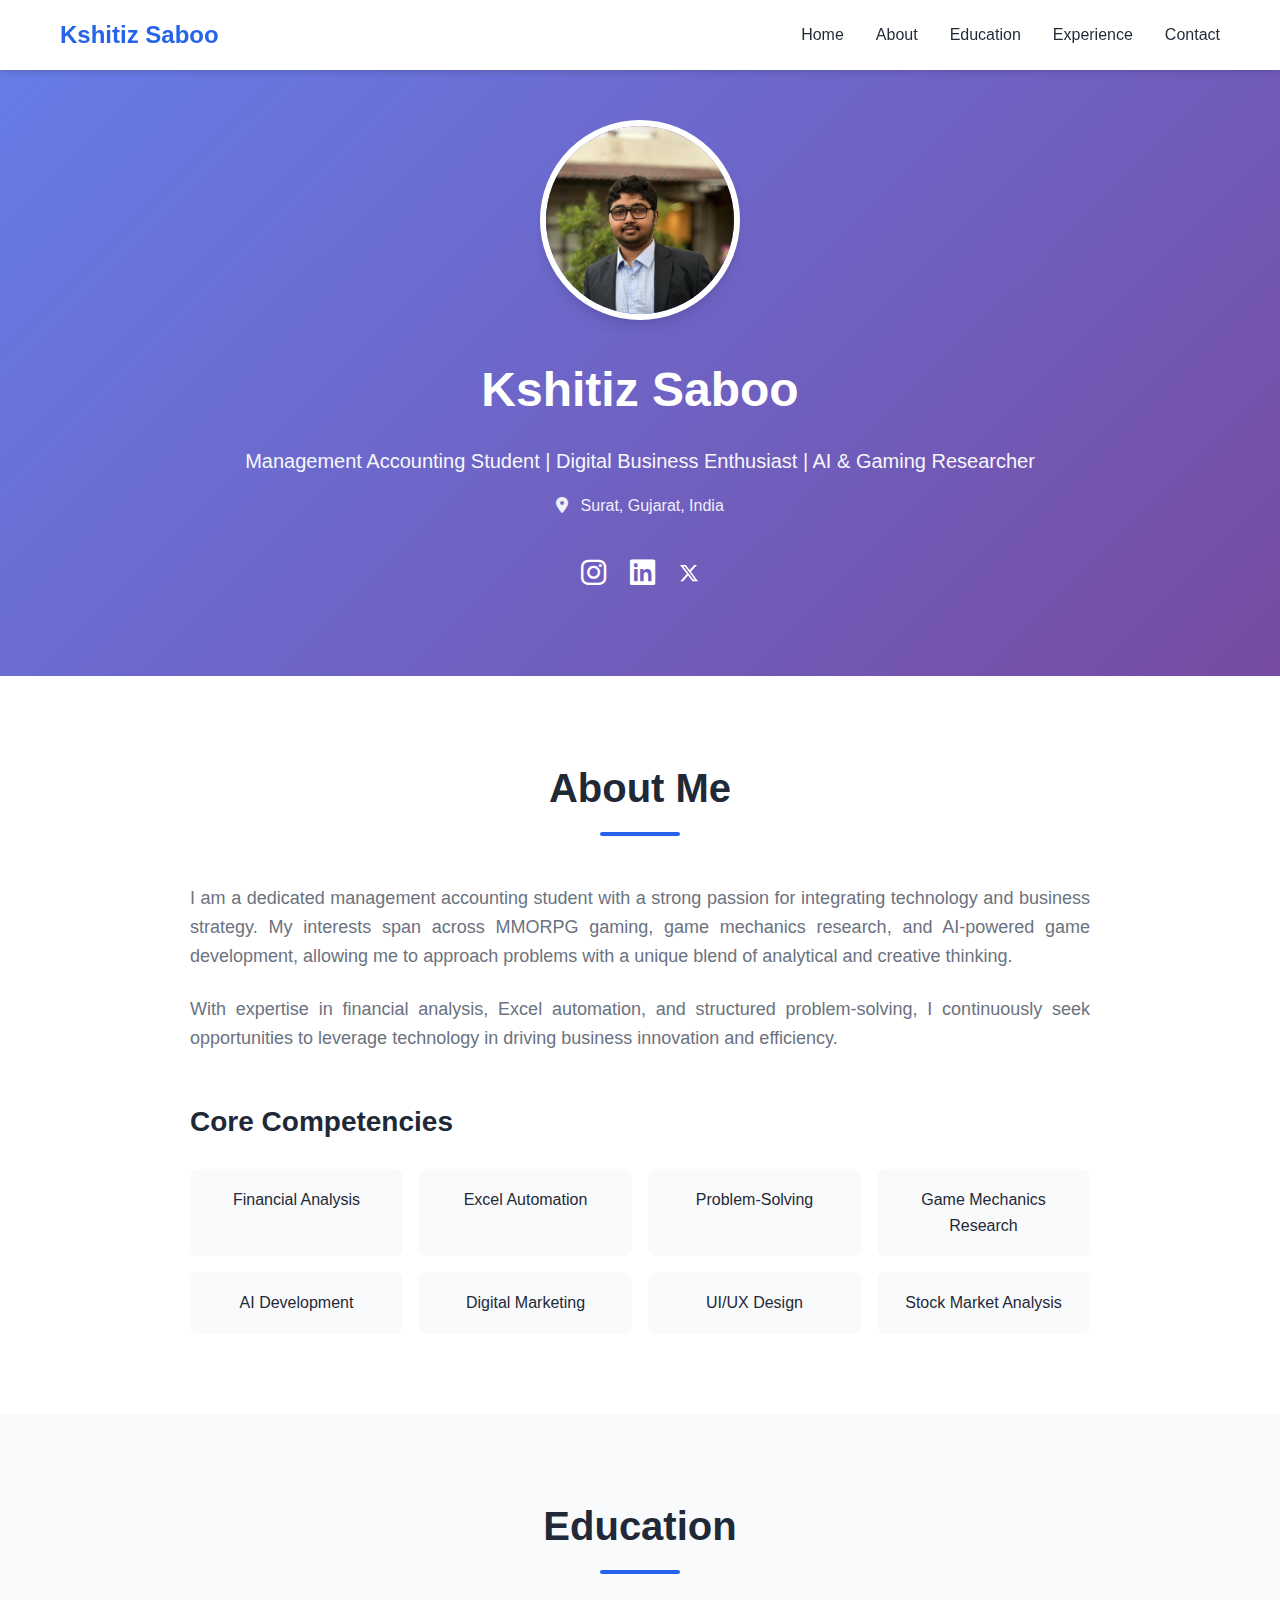
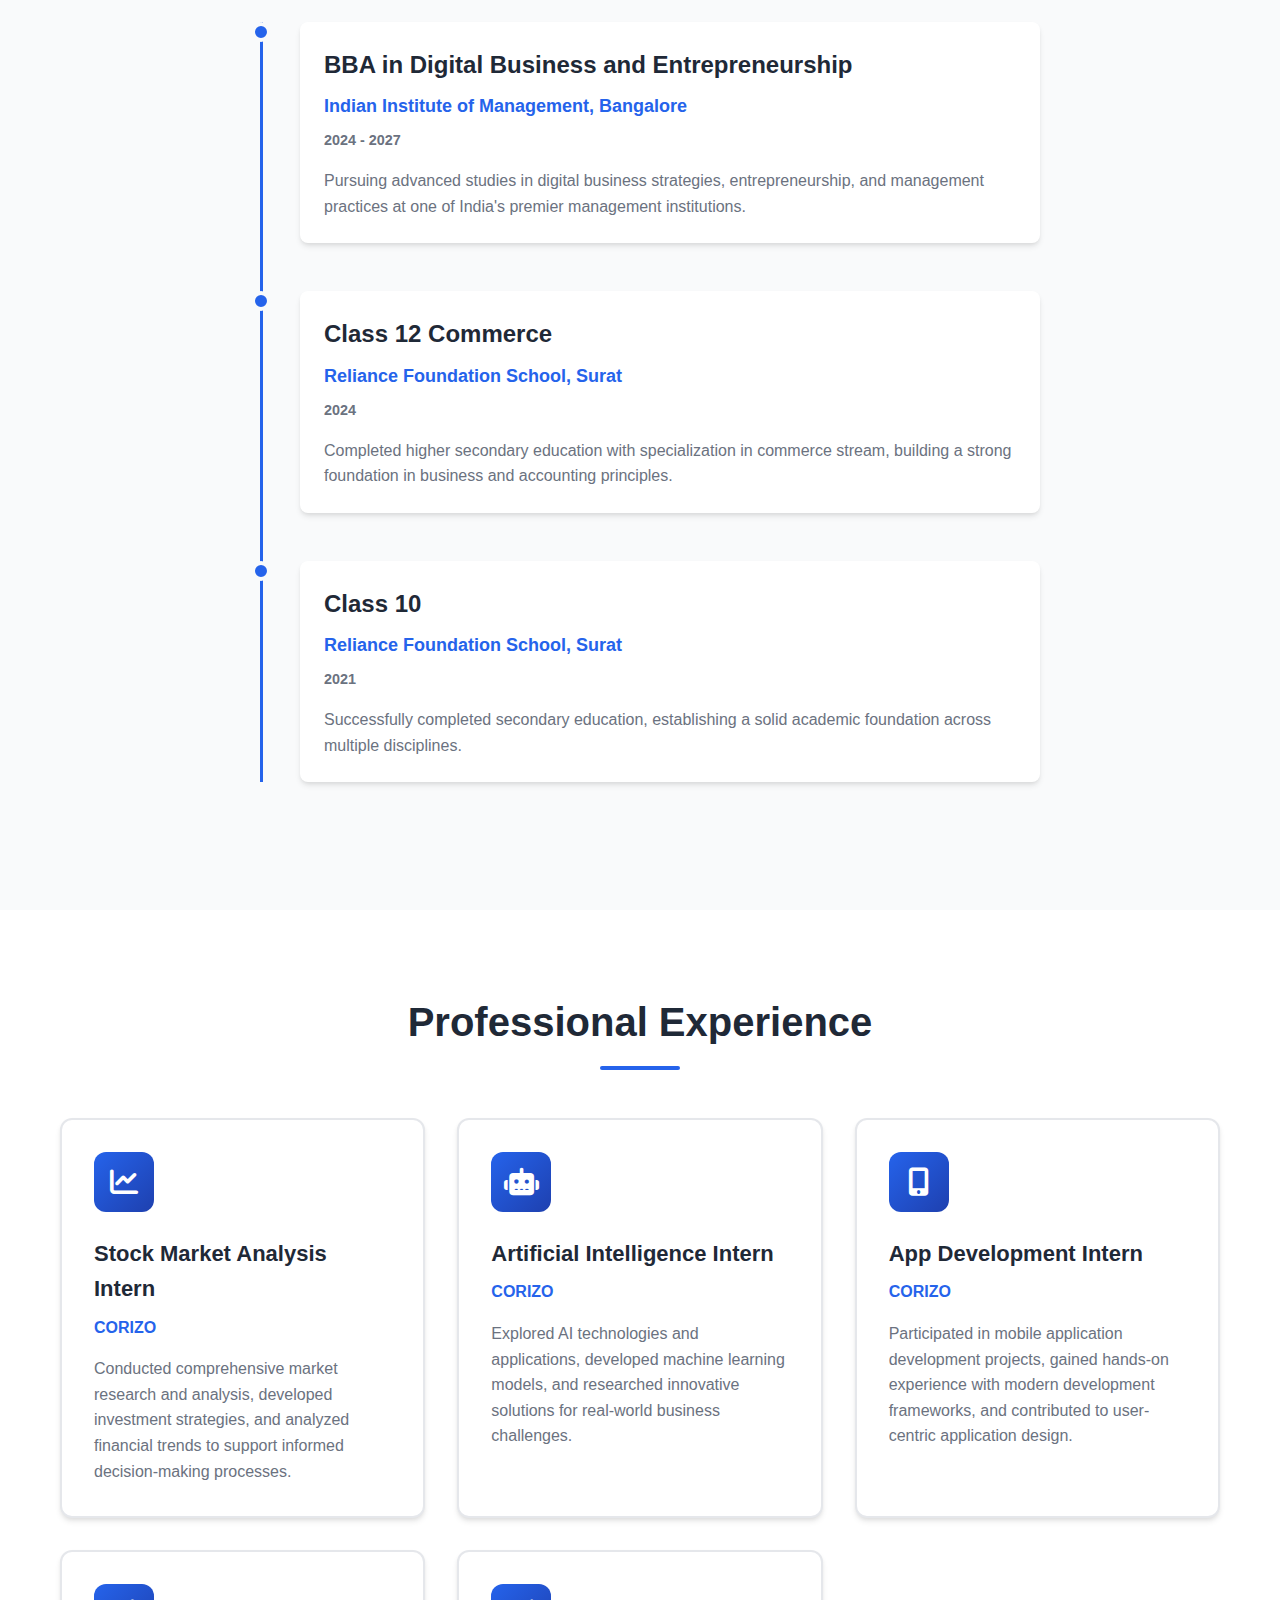
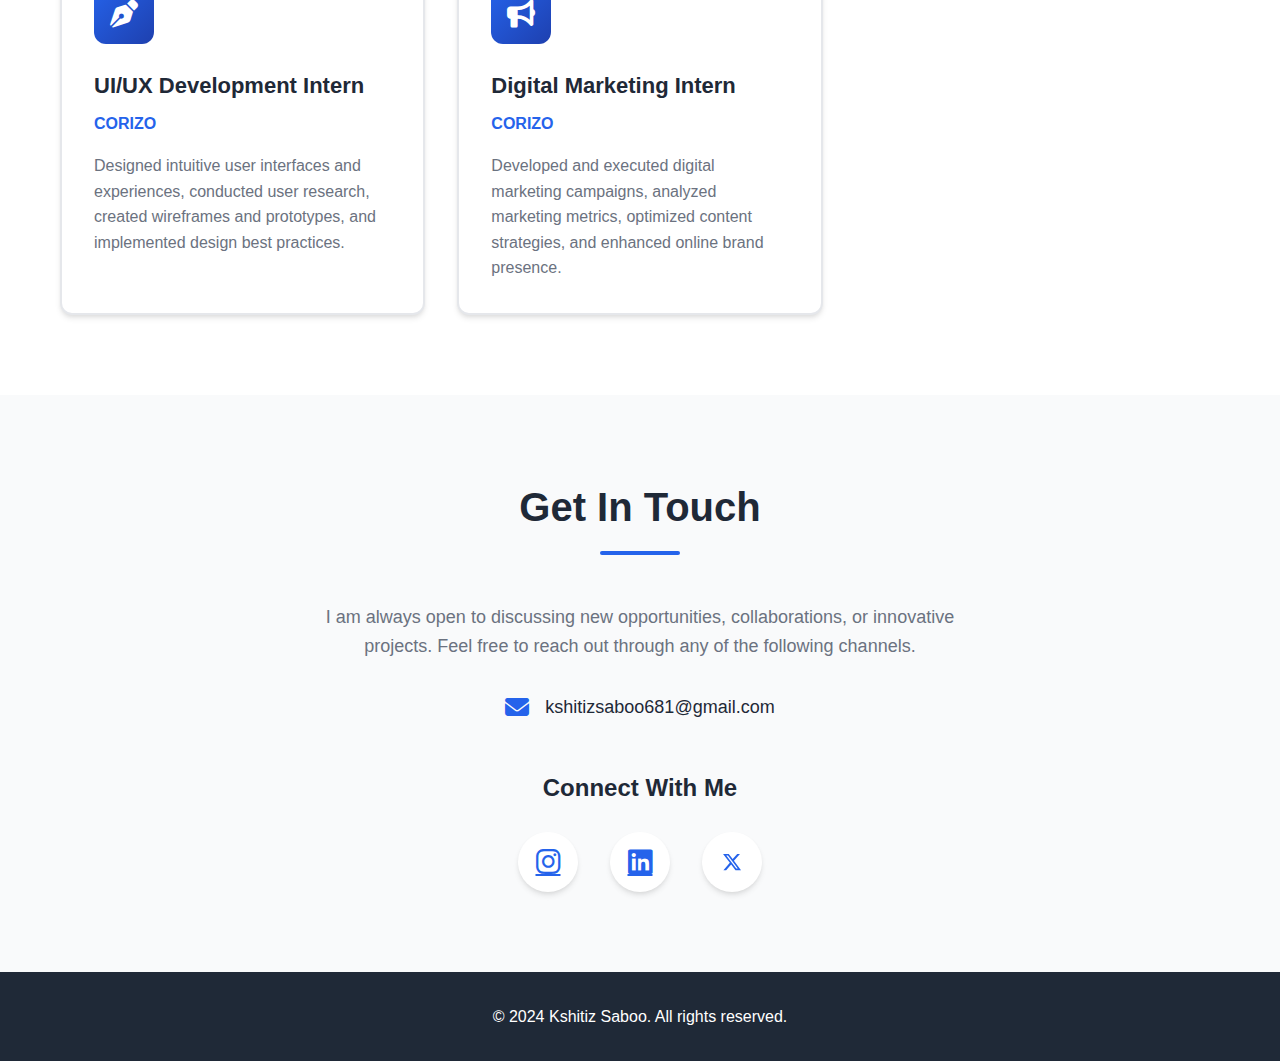
<file: index.html>
<!DOCTYPE html>
<html lang="en">
<head>
    <meta charset="UTF-8">
    <meta name="viewport" content="width=device-width, initial-scale=1.0">
    <title>Kshitiz Saboo - Portfolio</title>
    <link rel="stylesheet" href="styles.css">
    <link rel="stylesheet" href="https://cdnjs.cloudflare.com/ajax/libs/font-awesome/6.4.0/css/all.min.css">
</head>
<body>
    <nav class="navbar">
        <div class="container">
            <div class="logo">Kshitiz Saboo</div>
            <ul class="nav-menu">
                <li><a href="#home" class="nav-link">Home</a></li>
                <li><a href="#about" class="nav-link">About</a></li>
                <li><a href="#education" class="nav-link">Education</a></li>
                <li><a href="#experience" class="nav-link">Experience</a></li>
                <li><a href="#contact" class="nav-link">Contact</a></li>
            </ul>
            <div class="hamburger">
                <span></span>
                <span></span>
                <span></span>
            </div>
        </div>
    </nav>

    <section id="home" class="hero">
        <div class="container">
            <div class="hero-content">
                <div class="profile-photo">
                    <img src="photo_2025-09-29_11-10-20.jpg" alt="Kshitiz Saboo">
                </div>
                <h1>Kshitiz Saboo</h1>
                <p class="subtitle">Management Accounting Student | Digital Business Enthusiast | AI & Gaming Researcher</p>
                <p class="location"><i class="fas fa-map-marker-alt"></i> Surat, Gujarat, India</p>
                <div class="social-links">
                    <a href="https://www.instagram.com/kshitizsaboo?igsh=MWJvNzBpOGduMWp1aw%3D%3D&utm_source=qr" target="_blank" aria-label="Instagram"><i class="fab fa-instagram"></i></a>
                    <a href="https://www.linkedin.com/in/kshitiz-saboo-245415329?utm_source=share&utm_campaign=share_via&utm_content=profile&utm_medium=ios_app" target="_blank" aria-label="LinkedIn"><i class="fab fa-linkedin"></i></a>
                    <a href="https://x.com/sabookshitiz?s=11" target="_blank" aria-label="X"><svg xmlns="http://www.w3.org/2000/svg" width="20" height="20" viewBox="0 0 24 24" fill="currentColor"><path d="M18.244 2.25h3.308l-7.227 8.26 8.502 11.24H16.17l-5.214-6.817L4.99 21.75H1.68l7.73-8.835L1.254 2.25H8.08l4.713 6.231zm-1.161 17.52h1.833L7.084 4.126H5.117z"/></svg></a>
                </div>
            </div>
        </div>
    </section>

    <section id="about" class="about">
        <div class="container">
            <h2 class="section-title">About Me</h2>
            <div class="about-content">
                <p>I am a dedicated management accounting student with a strong passion for integrating technology and business strategy. My interests span across MMORPG gaming, game mechanics research, and AI-powered game development, allowing me to approach problems with a unique blend of analytical and creative thinking.</p>
                <p>With expertise in financial analysis, Excel automation, and structured problem-solving, I continuously seek opportunities to leverage technology in driving business innovation and efficiency.</p>
                <div class="skills">
                    <h3>Core Competencies</h3>
                    <div class="skills-grid">
                        <div class="skill-item">Financial Analysis</div>
                        <div class="skill-item">Excel Automation</div>
                        <div class="skill-item">Problem-Solving</div>
                        <div class="skill-item">Game Mechanics Research</div>
                        <div class="skill-item">AI Development</div>
                        <div class="skill-item">Digital Marketing</div>
                        <div class="skill-item">UI/UX Design</div>
                        <div class="skill-item">Stock Market Analysis</div>
                    </div>
                </div>
            </div>
        </div>
    </section>

    <section id="education" class="education">
        <div class="container">
            <h2 class="section-title">Education</h2>
            <div class="timeline">
                <div class="timeline-item">
                    <div class="timeline-dot"></div>
                    <div class="timeline-content">
                        <h3>BBA in Digital Business and Entrepreneurship</h3>
                        <h4>Indian Institute of Management, Bangalore</h4>
                        <p class="timeline-date">2024 - 2027</p>
                        <p>Pursuing advanced studies in digital business strategies, entrepreneurship, and management practices at one of India's premier management institutions.</p>
                    </div>
                </div>
                <div class="timeline-item">
                    <div class="timeline-dot"></div>
                    <div class="timeline-content">
                        <h3>Class 12 Commerce</h3>
                        <h4>Reliance Foundation School, Surat</h4>
                        <p class="timeline-date">2024</p>
                        <p>Completed higher secondary education with specialization in commerce stream, building a strong foundation in business and accounting principles.</p>
                    </div>
                </div>
                <div class="timeline-item">
                    <div class="timeline-dot"></div>
                    <div class="timeline-content">
                        <h3>Class 10</h3>
                        <h4>Reliance Foundation School, Surat</h4>
                        <p class="timeline-date">2021</p>
                        <p>Successfully completed secondary education, establishing a solid academic foundation across multiple disciplines.</p>
                    </div>
                </div>
            </div>
        </div>
    </section>

    <section id="experience" class="experience">
        <div class="container">
            <h2 class="section-title">Professional Experience</h2>
            <div class="experience-grid">
                <div class="experience-card">
                    <div class="experience-icon"><i class="fas fa-chart-line"></i></div>
                    <h3>Stock Market Analysis Intern</h3>
                    <h4>CORIZO</h4>
                    <p>Conducted comprehensive market research and analysis, developed investment strategies, and analyzed financial trends to support informed decision-making processes.</p>
                </div>
                <div class="experience-card">
                    <div class="experience-icon"><i class="fas fa-robot"></i></div>
                    <h3>Artificial Intelligence Intern</h3>
                    <h4>CORIZO</h4>
                    <p>Explored AI technologies and applications, developed machine learning models, and researched innovative solutions for real-world business challenges.</p>
                </div>
                <div class="experience-card">
                    <div class="experience-icon"><i class="fas fa-mobile-alt"></i></div>
                    <h3>App Development Intern</h3>
                    <h4>CORIZO</h4>
                    <p>Participated in mobile application development projects, gained hands-on experience with modern development frameworks, and contributed to user-centric application design.</p>
                </div>
                <div class="experience-card">
                    <div class="experience-icon"><i class="fas fa-pen-nib"></i></div>
                    <h3>UI/UX Development Intern</h3>
                    <h4>CORIZO</h4>
                    <p>Designed intuitive user interfaces and experiences, conducted user research, created wireframes and prototypes, and implemented design best practices.</p>
                </div>
                <div class="experience-card">
                    <div class="experience-icon"><i class="fas fa-bullhorn"></i></div>
                    <h3>Digital Marketing Intern</h3>
                    <h4>CORIZO</h4>
                    <p>Developed and executed digital marketing campaigns, analyzed marketing metrics, optimized content strategies, and enhanced online brand presence.</p>
                </div>
            </div>
        </div>
    </section>

    <section id="contact" class="contact">
        <div class="container">
            <h2 class="section-title">Get In Touch</h2>
            <div class="contact-content">
                <p class="contact-intro">I am always open to discussing new opportunities, collaborations, or innovative projects. Feel free to reach out through any of the following channels.</p>
                <div class="contact-info">
                    <div class="contact-item">
                        <i class="fas fa-envelope"></i>
                        <a href="mailto:kshitizsaboo681@gmail.com">kshitizsaboo681@gmail.com</a>
                    </div>
                </div>
                <div class="social-connect">
                    <h3>Connect With Me</h3>
                    <div class="social-icons">
                        <a href="https://www.instagram.com/kshitizsaboo?igsh=MWJvNzBpOGduMWp1aw%3D%3D&utm_source=qr" target="_blank" class="social-icon" aria-label="Instagram">
                            <i class="fab fa-instagram"></i>
                        </a>
                        <a href="https://www.linkedin.com/in/kshitiz-saboo-245415329?utm_source=share&utm_campaign=share_via&utm_content=profile&utm_medium=ios_app" target="_blank" class="social-icon" aria-label="LinkedIn">
                            <i class="fab fa-linkedin"></i>
                        </a>
                        <a href="https://x.com/sabookshitiz?s=11" target="_blank" class="social-icon" aria-label="X"><svg xmlns="http://www.w3.org/2000/svg" width="20" height="20" viewBox="0 0 24 24" fill="currentColor"><path d="M18.244 2.25h3.308l-7.227 8.26 8.502 11.24H16.17l-5.214-6.817L4.99 21.75H1.68l7.73-8.835L1.254 2.25H8.08l4.713 6.231zm-1.161 17.52h1.833L7.084 4.126H5.117z"/></svg>
                        </a>
                    </div>
                </div>
            </div>
        </div>
    </section>

    <footer class="footer">
        <div class="container">
            <p>&copy; 2024 Kshitiz Saboo. All rights reserved.</p>
        </div>
    </footer>

    <script>
        const hamburger = document.querySelector('.hamburger');
        const navMenu = document.querySelector('.nav-menu');
        const navLinks = document.querySelectorAll('.nav-link');

        hamburger.addEventListener('click', () => {
            hamburger.classList.toggle('active');
            navMenu.classList.toggle('active');
        });

        navLinks.forEach(link => {
            link.addEventListener('click', () => {
                hamburger.classList.remove('active');
                navMenu.classList.remove('active');
            });
        });

        document.querySelectorAll('a[href^="#"]').forEach(anchor => {
            anchor.addEventListener('click', function (e) {
                e.preventDefault();
                const target = document.querySelector(this.getAttribute('href'));
                if (target) {
                    target.scrollIntoView({
                        behavior: 'smooth',
                        block: 'start'
                    });
                }
            });
        });
    </script>
</body>
</html>
</file>
<file: styles.css>
* {
    margin: 0;
    padding: 0;
    box-sizing: border-box;
}

:root {
    --primary-color: #2563eb;
    --secondary-color: #1e40af;
    --text-dark: #1f2937;
    --text-light: #6b7280;
    --bg-light: #f9fafb;
    --bg-white: #ffffff;
    --border-color: #e5e7eb;
    --shadow: 0 4px 6px -1px rgba(0, 0, 0, 0.1), 0 2px 4px -1px rgba(0, 0, 0, 0.06);
    --shadow-lg: 0 10px 15px -3px rgba(0, 0, 0, 0.1), 0 4px 6px -2px rgba(0, 0, 0, 0.05);
}

body {
    font-family: -apple-system, BlinkMacSystemFont, 'Segoe UI', Roboto, 'Helvetica Neue', Arial, sans-serif;
    line-height: 1.6;
    color: var(--text-dark);
    background-color: var(--bg-white);
}

.container {
    max-width: 1200px;
    margin: 0 auto;
    padding: 0 20px;
}

.navbar {
    background-color: var(--bg-white);
    box-shadow: var(--shadow);
    position: fixed;
    width: 100%;
    top: 0;
    z-index: 1000;
}

.navbar .container {
    display: flex;
    justify-content: space-between;
    align-items: center;
    padding: 1rem 20px;
}

.logo {
    font-size: 1.5rem;
    font-weight: 700;
    color: var(--primary-color);
}

.nav-menu {
    display: flex;
    list-style: none;
    gap: 2rem;
}

.nav-link {
    text-decoration: none;
    color: var(--text-dark);
    font-weight: 500;
    transition: color 0.3s ease;
}

.nav-link:hover {
    color: var(--primary-color);
}

.hamburger {
    display: none;
    flex-direction: column;
    cursor: pointer;
    gap: 4px;
}

.hamburger span {
    width: 25px;
    height: 3px;
    background-color: var(--text-dark);
    transition: all 0.3s ease;
}

.hamburger.active span:nth-child(1) {
    transform: rotate(45deg) translate(5px, 5px);
}

.hamburger.active span:nth-child(2) {
    opacity: 0;
}

.hamburger.active span:nth-child(3) {
    transform: rotate(-45deg) translate(7px, -6px);
}

.hero {
    padding: 120px 0 80px;
    background: linear-gradient(135deg, #667eea 0%, #764ba2 100%);
    color: white;
    text-align: center;
}

.hero-content {
    max-width: 800px;
    margin: 0 auto;
}

.profile-photo {
    width: 200px;
    height: 200px;
    margin: 0 auto 2rem;
    border-radius: 50%;
    overflow: hidden;
    border: 6px solid white;
    box-shadow: var(--shadow-lg);
}

.profile-photo img {
    width: 100%;
    height: 100%;
    object-fit: cover;
}

.hero h1 {
    font-size: 3rem;
    margin-bottom: 1rem;
    font-weight: 700;
}

.subtitle {
    font-size: 1.25rem;
    margin-bottom: 1rem;
    opacity: 0.95;
}

.location {
    font-size: 1rem;
    margin-bottom: 2rem;
    opacity: 0.9;
}

.location i {
    margin-right: 0.5rem;
}

.social-links {
    display: flex;
    gap: 1.5rem;
    justify-content: center;
    font-size: 1.8rem;
}

.social-links a {
    color: white;
    transition: transform 0.3s ease, opacity 0.3s ease;
}

.social-links a:hover {
    transform: translateY(-5px);
    opacity: 0.8;
}

.section-title {
    font-size: 2.5rem;
    text-align: center;
    margin-bottom: 3rem;
    color: var(--text-dark);
    position: relative;
    padding-bottom: 1rem;
}

.section-title::after {
    content: '';
    position: absolute;
    bottom: 0;
    left: 50%;
    transform: translateX(-50%);
    width: 80px;
    height: 4px;
    background-color: var(--primary-color);
    border-radius: 2px;
}

.about {
    padding: 80px 0;
    background-color: var(--bg-white);
}

.about-content {
    max-width: 900px;
    margin: 0 auto;
}

.about-content p {
    font-size: 1.125rem;
    color: var(--text-light);
    margin-bottom: 1.5rem;
    text-align: justify;
}

.skills {
    margin-top: 3rem;
}

.skills h3 {
    font-size: 1.75rem;
    margin-bottom: 1.5rem;
    color: var(--text-dark);
}

.skills-grid {
    display: grid;
    grid-template-columns: repeat(auto-fit, minmax(200px, 1fr));
    gap: 1rem;
}

.skill-item {
    background-color: var(--bg-light);
    padding: 1rem;
    border-radius: 8px;
    text-align: center;
    font-weight: 500;
    transition: all 0.3s ease;
    border: 2px solid transparent;
}

.skill-item:hover {
    background-color: var(--primary-color);
    color: white;
    transform: translateY(-5px);
    box-shadow: var(--shadow-lg);
}

.education {
    padding: 80px 0;
    background-color: var(--bg-light);
}

.timeline {
    max-width: 800px;
    margin: 0 auto;
    position: relative;
}

.timeline::before {
    content: '';
    position: absolute;
    left: 20px;
    top: 0;
    bottom: 0;
    width: 3px;
    background-color: var(--primary-color);
}

.timeline-item {
    position: relative;
    padding-left: 60px;
    margin-bottom: 3rem;
}

.timeline-dot {
    position: absolute;
    left: 11px;
    top: 0;
    width: 20px;
    height: 20px;
    border-radius: 50%;
    background-color: var(--primary-color);
    border: 4px solid var(--bg-light);
}

.timeline-content {
    background-color: var(--bg-white);
    padding: 1.5rem;
    border-radius: 8px;
    box-shadow: var(--shadow);
}

.timeline-content h3 {
    font-size: 1.5rem;
    color: var(--text-dark);
    margin-bottom: 0.5rem;
}

.timeline-content h4 {
    font-size: 1.125rem;
    color: var(--primary-color);
    margin-bottom: 0.5rem;
}

.timeline-date {
    font-size: 0.9rem;
    color: var(--text-light);
    margin-bottom: 1rem;
    font-weight: 600;
}

.timeline-content p {
    color: var(--text-light);
    line-height: 1.6;
}

.experience {
    padding: 80px 0;
    background-color: var(--bg-white);
}

.experience-grid {
    display: grid;
    grid-template-columns: repeat(auto-fit, minmax(300px, 1fr));
    gap: 2rem;
}

.experience-card {
    background-color: var(--bg-white);
    padding: 2rem;
    border-radius: 12px;
    box-shadow: var(--shadow);
    transition: all 0.3s ease;
    border: 2px solid var(--border-color);
}

.experience-card:hover {
    transform: translateY(-10px);
    box-shadow: var(--shadow-lg);
    border-color: var(--primary-color);
}

.experience-icon {
    width: 60px;
    height: 60px;
    background: linear-gradient(135deg, var(--primary-color), var(--secondary-color));
    border-radius: 12px;
    display: flex;
    align-items: center;
    justify-content: center;
    font-size: 1.75rem;
    color: white;
    margin-bottom: 1.5rem;
}

.experience-card h3 {
    font-size: 1.375rem;
    color: var(--text-dark);
    margin-bottom: 0.5rem;
}

.experience-card h4 {
    font-size: 1rem;
    color: var(--primary-color);
    margin-bottom: 1rem;
    font-weight: 600;
}

.experience-card p {
    color: var(--text-light);
    line-height: 1.6;
}

.contact {
    padding: 80px 0;
    background-color: var(--bg-light);
}

.contact-content {
    max-width: 700px;
    margin: 0 auto;
    text-align: center;
}

.contact-intro {
    font-size: 1.125rem;
    color: var(--text-light);
    margin-bottom: 2rem;
}

.contact-info {
    display: flex;
    flex-direction: column;
    gap: 1.5rem;
    margin-bottom: 3rem;
}

.contact-item {
    display: flex;
    align-items: center;
    justify-content: center;
    gap: 1rem;
    font-size: 1.125rem;
}

.contact-item i {
    color: var(--primary-color);
    font-size: 1.5rem;
}

.contact-item a {
    color: var(--text-dark);
    text-decoration: none;
    transition: color 0.3s ease;
}

.contact-item a:hover {
    color: var(--primary-color);
}

.social-connect h3 {
    font-size: 1.5rem;
    margin-bottom: 1.5rem;
    color: var(--text-dark);
}

.social-icons {
    display: flex;
    gap: 2rem;
    justify-content: center;
}

.social-icon {
    width: 60px;
    height: 60px;
    border-radius: 50%;
    background-color: var(--bg-white);
    display: flex;
    align-items: center;
    justify-content: center;
    font-size: 1.75rem;
    color: var(--primary-color);
    box-shadow: var(--shadow);
    transition: all 0.3s ease;
}

.social-icon:hover {
    background: linear-gradient(135deg, var(--primary-color), var(--secondary-color));
    color: white;
    transform: translateY(-5px);
    box-shadow: var(--shadow-lg);
}

.footer {
    background-color: var(--text-dark);
    color: white;
    padding: 2rem 0;
    text-align: center;
}

@media (max-width: 768px) {
    .hamburger {
        display: flex;
    }

    .nav-menu {
        position: fixed;
        left: -100%;
        top: 70px;
        flex-direction: column;
        background-color: var(--bg-white);
        width: 100%;
        text-align: center;
        transition: left 0.3s ease;
        box-shadow: var(--shadow);
        padding: 2rem 0;
    }

    .nav-menu.active {
        left: 0;
    }

    .hero h1 {
        font-size: 2rem;
    }

    .subtitle {
        font-size: 1rem;
    }

    .profile-photo {
        width: 150px;
        height: 150px;
    }

    .section-title {
        font-size: 2rem;
    }

    .timeline::before {
        left: 10px;
    }

    .timeline-item {
        padding-left: 45px;
    }

    .timeline-dot {
        left: 1px;
    }

    .experience-grid {
        grid-template-columns: 1fr;
    }

    .skills-grid {
        grid-template-columns: repeat(auto-fit, minmax(150px, 1fr));
    }
}

@media (max-width: 480px) {
    .hero h1 {
        font-size: 1.75rem;
    }

    .section-title {
        font-size: 1.75rem;
    }

    .social-icons {
        gap: 1rem;
    }

    .social-icon {
        width: 50px;
        height: 50px;
        font-size: 1.5rem;
    }
}
</file>
